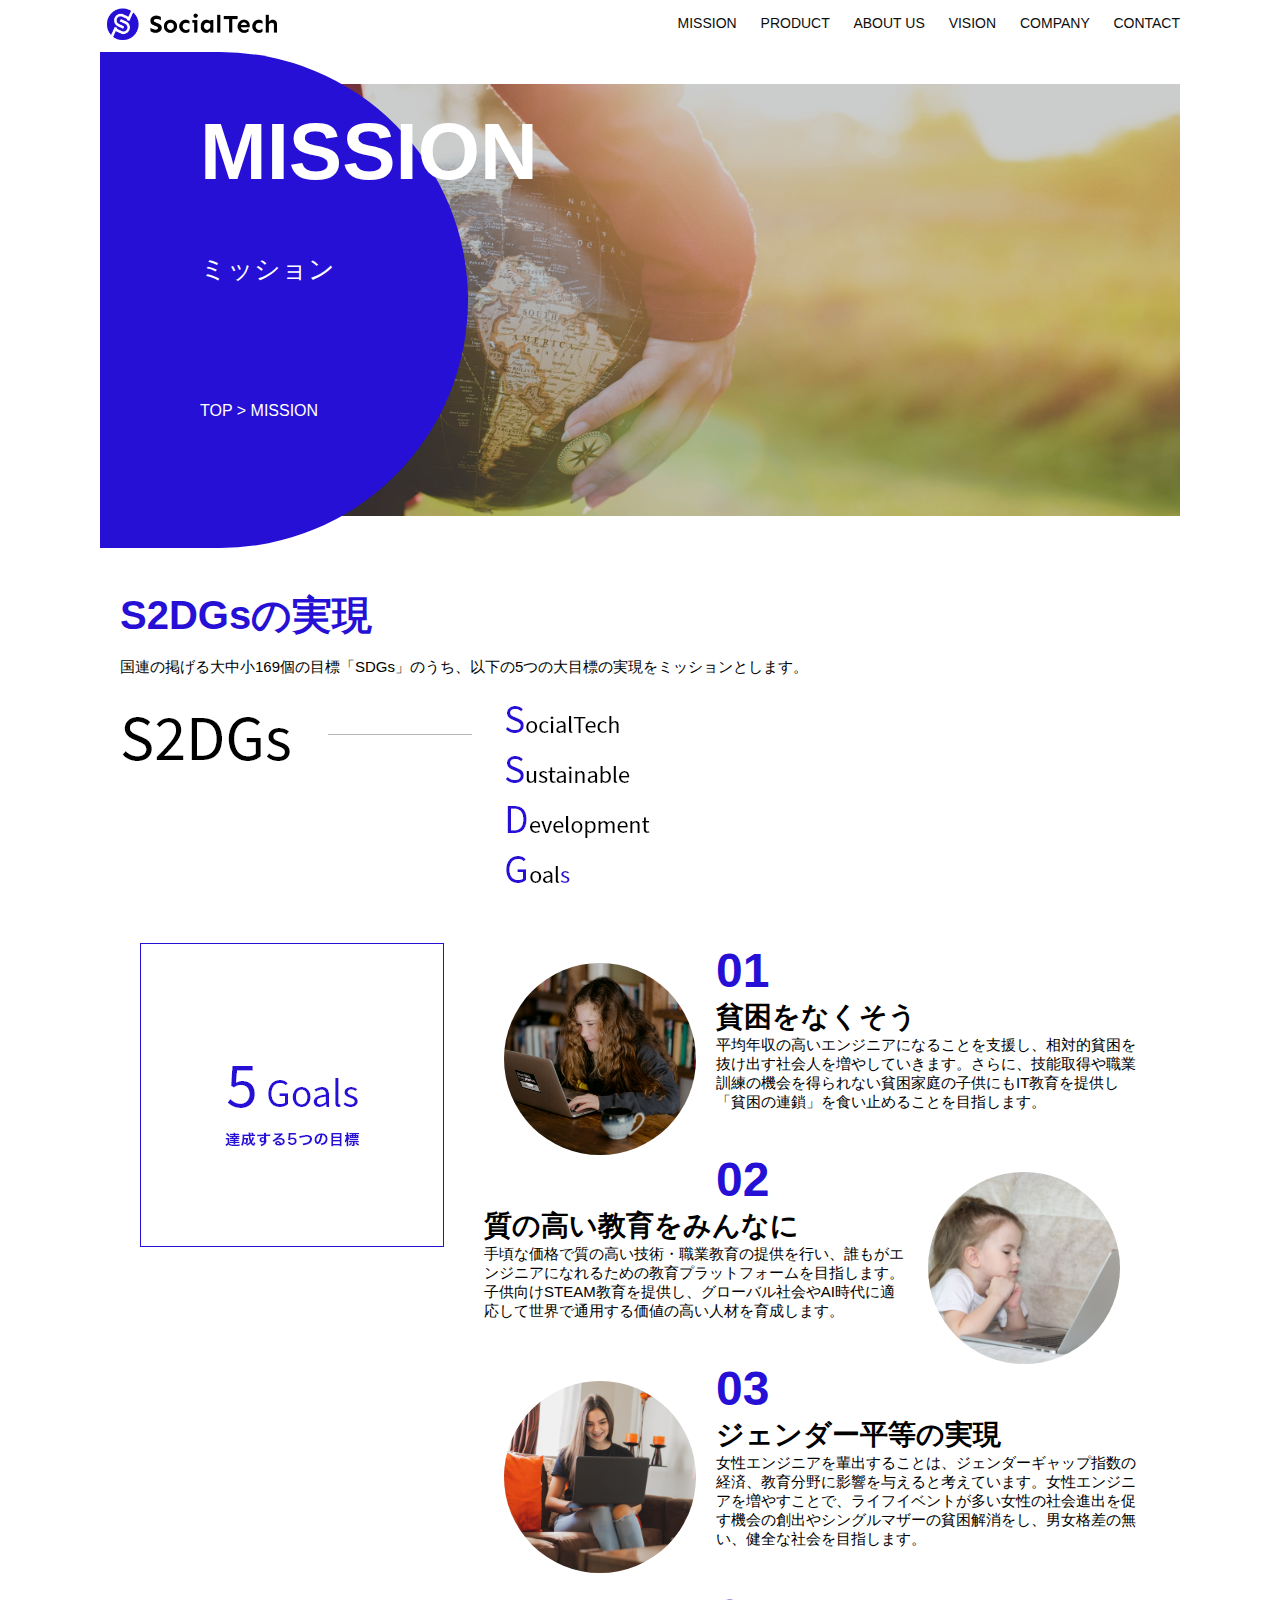
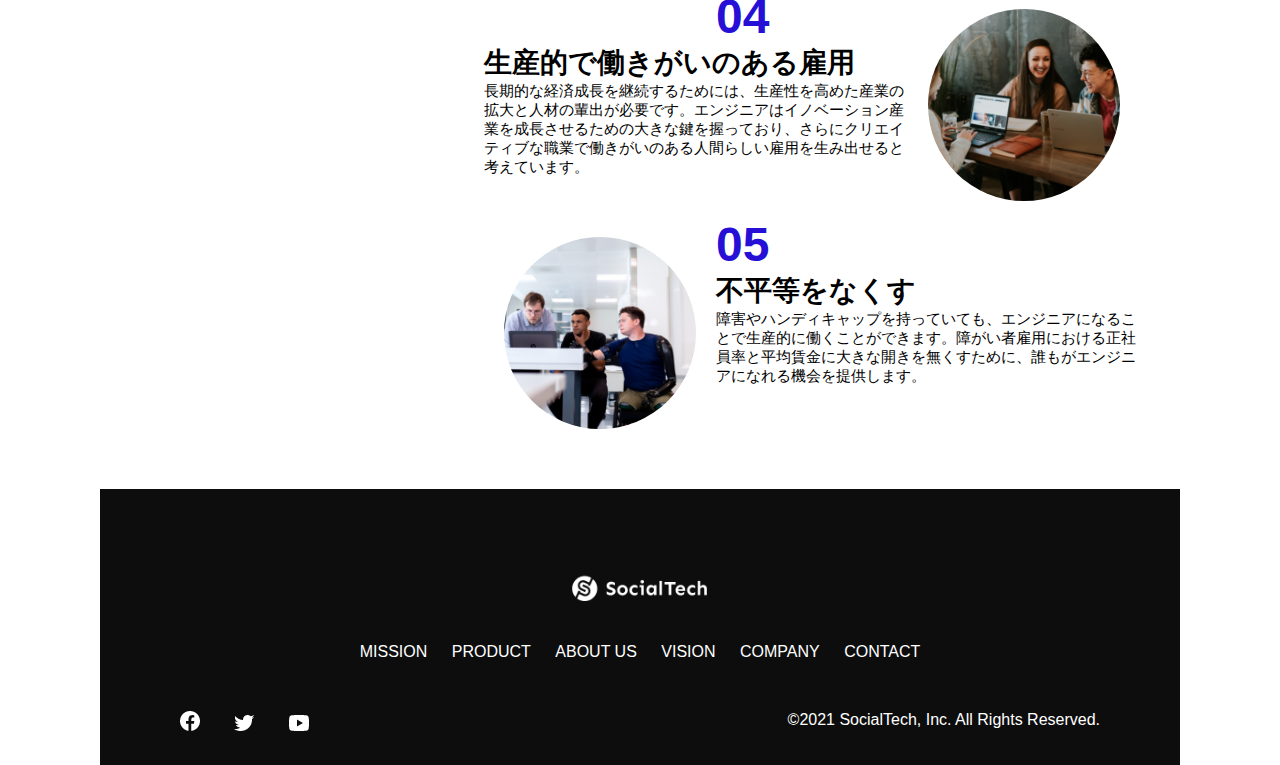
<file: kadai_tutorial_output/mission.html>
<!DOCTYPE html>
<html>

<head>
    <title>SocialTech - MISSON ミッション -</title>
    <meta charset="utf-8">
    <meta name="description" content="SocialTechが目指す5つの目標（S2DGs）を紹介します">
    <meta name="viewport" content="width=device-width, initial-scale=1.0">
    <link rel="stylesheet" href="style.css">
</head>

<body>
    <!-- ヘッダー -->
<header>
    <!-- ロゴ -->
    <a href="index.html" id="logo"><img src="images/logo.png" alt="トップページに戻る"></a>

    <!-- PC用ナビゲーション -->
    <nav id="nav-pc">
        <a href="mission.html">MISSION</a>
        <a href="product.html">PRODUCT</a>
        <a href="index.html#aboutus">ABOUT US</a>
        <a href="index.html#vision">VISION</a>
        <a href="index.html#company">COMPANY</a>
        <a href="index.html#contact">CONTACT</a>
    </nav>

    <!-- スマホ用メニューボタン -->
    <img id="menu-sp" src="images/button-menu.png" alt="ナビゲーションを開く"
        onclick="document.getElementById('nav-sp').style.display = 'block'">

    <!-- スマホ用ナビゲーション -->
    <nav id="nav-sp">
        <img id="close" src="images/button-close.png" alt="ナビゲーションを閉じる"
            onclick="document.getElementById('nav-sp').style.display = 'none'">
        <a id="logo-sp" href="index.html" onclick="document.getElementById('nav-sp').style.display = 'none'"><img
                src="images/logo-sp.png" alt="トップページに戻る"></a>
        <a class="menu" href="mission.html"
            onclick="document.getElementById('nav-sp').style.display = 'none'">MISSION</a>
        <a class="menu" href="product.html"
            onclick="document.getElementById('nav-sp').style.display = 'none'">PRODUCT</a>
        <a class="menu" href="index.html#aboutus"
            onclick="document.getElementById('nav-sp').style.display = 'none'">ABOUT US</a>
        <a class="menu" href="index.html#vision"
            onclick="document.getElementById('nav-sp').style.display = 'none'">VISION</a>
        <a class="menu" href="index.html#company"
            onclick="document.getElementById('nav-sp').style.display = 'none'">COMPANY</a>
        <a class="menu" href="index.html#contact"
            onclick="document.getElementById('nav-sp').style.display = 'none'">CONTACT</a>
        <div id="sns">
            <a href="https://www.facebook.com/sejuku2013"><img src="images/button-facebook.png"
                    alt="Facebookのリンク"></a>
            <a href="https://twitter.com/samuraijuku"><img src="images/button-twitter.png" alt="Twitterのリンク"></a>
            <a href="https://www.youtube.com/channel/UCCFOQO5aDK0xXam4cUQXT8g"><img src="images/button-youtube.png"
                    alt="YouTubeのリンク"></a>
        </div>
    </nav>
</header>
<main>
    <article>
        <section id="mission-main">
            <div id="mission-title">
                <h1>MISSION</h1>
                <span>ミッション</span>
                <div>TOP > MISSION</div>
            </div>
        </section>
        <section id="mission-s2dgs">
            <h2 class="mission-h2">S2DGsの実現</h2>
            <p>国連の掲げる大中小169個の目標「SDGs」のうち、以下の5つの大目標の実現をミッションとします。</p>
            <img src="images/mission/mission-s2dgs.png" alt="S2DGs">
        </section>
        <section id="mission-5goals">
            <div>
                <img id="s2dgs-image" src="images/mission/mission-5goals.png" alt="5Goals">
            </div>
            <div>
                <div>
                    <img class="fivegoals-image-left" src="images/mission/mission-5goals01.png" alt="PCを操作する女の子">
                    <span class="fivegoals-number">01</span>
                    <h3 class="fivegoals-h3">貧困をなくそう</h3>
                    <p class="fivegoals-p">
                        平均年収の高いエンジニアになることを支援し、相対的貧困を抜け出す社会人を増やしていきます。さらに、技能取得や職業訓練の機会を得られない貧困家庭の子供にもIT教育を提供し「貧困の連鎖」を食い止めることを目指します。
                    </p>
                </div>
                <div>
                    <img class="fivegoals-image-right" src="images/mission/mission-5goals02.png"
                        alt="PCを見つめる小さい女の子">
                    <span class="fivegoals-number">02</span>
                    <h3 class="fivegoals-h3">質の高い教育をみんなに</h3>
                    <p class="fivegoals-p">
                        手頃な価格で質の高い技術・職業教育の提供を行い、誰もがエンジニアになれるための教育プラットフォームを目指します。子供向けSTEAM教育を提供し、グローバル社会やAI時代に適応して世界で通用する価値の高い人材を育成します。
                    </p>
                </div>
                <div>
                    <img class="fivegoals-image-left" src="images/mission/mission-5goals03.png" alt="PCを操作する女性">

                    <span class="fivegoals-number">03</span>
                    <h3 class="fivegoals-h3">ジェンダー平等の実現</h3>
                    <p class="fivegoals-p">
                        女性エンジニアを輩出することは、ジェンダーギャップ指数の経済、教育分野に影響を与えると考えています。女性エンジニアを増やすことで、ライフイベントが多い女性の社会進出を促す機会の創出やシングルマザーの貧困解消をし、男女格差の無い、健全な社会を目指します。
                    </p>
                </div>
                <div>
                    <img class="fivegoals-image-right" src="images/mission/mission-5goals04.png" alt="笑顔で話し合う3人の男女">
                    <span class="fivegoals-number">04</span>
                    <h3 class="fivegoals-h3">生産的で働きがいのある雇用</h3>
                    <p class="fivegoals-p">
                        長期的な経済成長を継続するためには、生産性を高めた産業の拡大と人材の輩出が必要です。エンジニアはイノベーション産業を成長させるための大きな鍵を握っており、さらにクリエイティブな職業で働きがいのある人間らしい雇用を生み出せると考えています。
                    </p>
                </div>
                <div>
                    <img class="fivegoals-image-left" src="images/mission/mission-5goals05.png"
                        alt="障害を持つ男性が生き生きと働く様子">
                    <span class="fivegoals-number">05</span>
                    <h3 class="fivegoals-h3">不平等をなくす</h3>
                    <p class="fivegoals-p">
                        障害やハンディキャップを持っていても、エンジニアになることで生産的に働くことができます。障がい者雇用における正社員率と平均賃金に大きな開きを無くすために、誰もがエンジニアになれる機会を提供します。
                    </p>
                </div>
            </div>
        </section>
    </article>
    <footer>
        <div id="footer-logo">
            <img src="images/logo-sp.png" alt="SocialTech">
        </div>
        <div id="footer-link">
            <a href="mission.html">MISSION</a>
            <a href="product.html">PRODUCT</a>
            <a href="index.html#aboutus">ABOUT US</a>
            <a href="index.html#vision">VISION</a>
            <a href="index.html#company">COMPANY</a>
            <a href="index.html#contact">CONTACT</a>
        </div>
        <div id="sns-footer">
            <a href="https://www.facebook.com/sejuku2013"><img src="images/button-facebook.png"
                    alt="Facebookのリンク"></a>
            <a href="https://twitter.com/samuraijuku"><img src="images/button-twitter.png" alt="Twitterのリンク"></a>
            <a href="https://www.youtube.com/channel/UCCFOQO5aDK0xXam4cUQXT8g"><img src="images/button-youtube.png"
                    alt="YouTubeのリンク"></a>
            <span id="copyright">&copy;2021 SocialTech, Inc. All Rights Reserved. </span>
        </div>
    </footer>
</main>
</body>

</html>
</file>
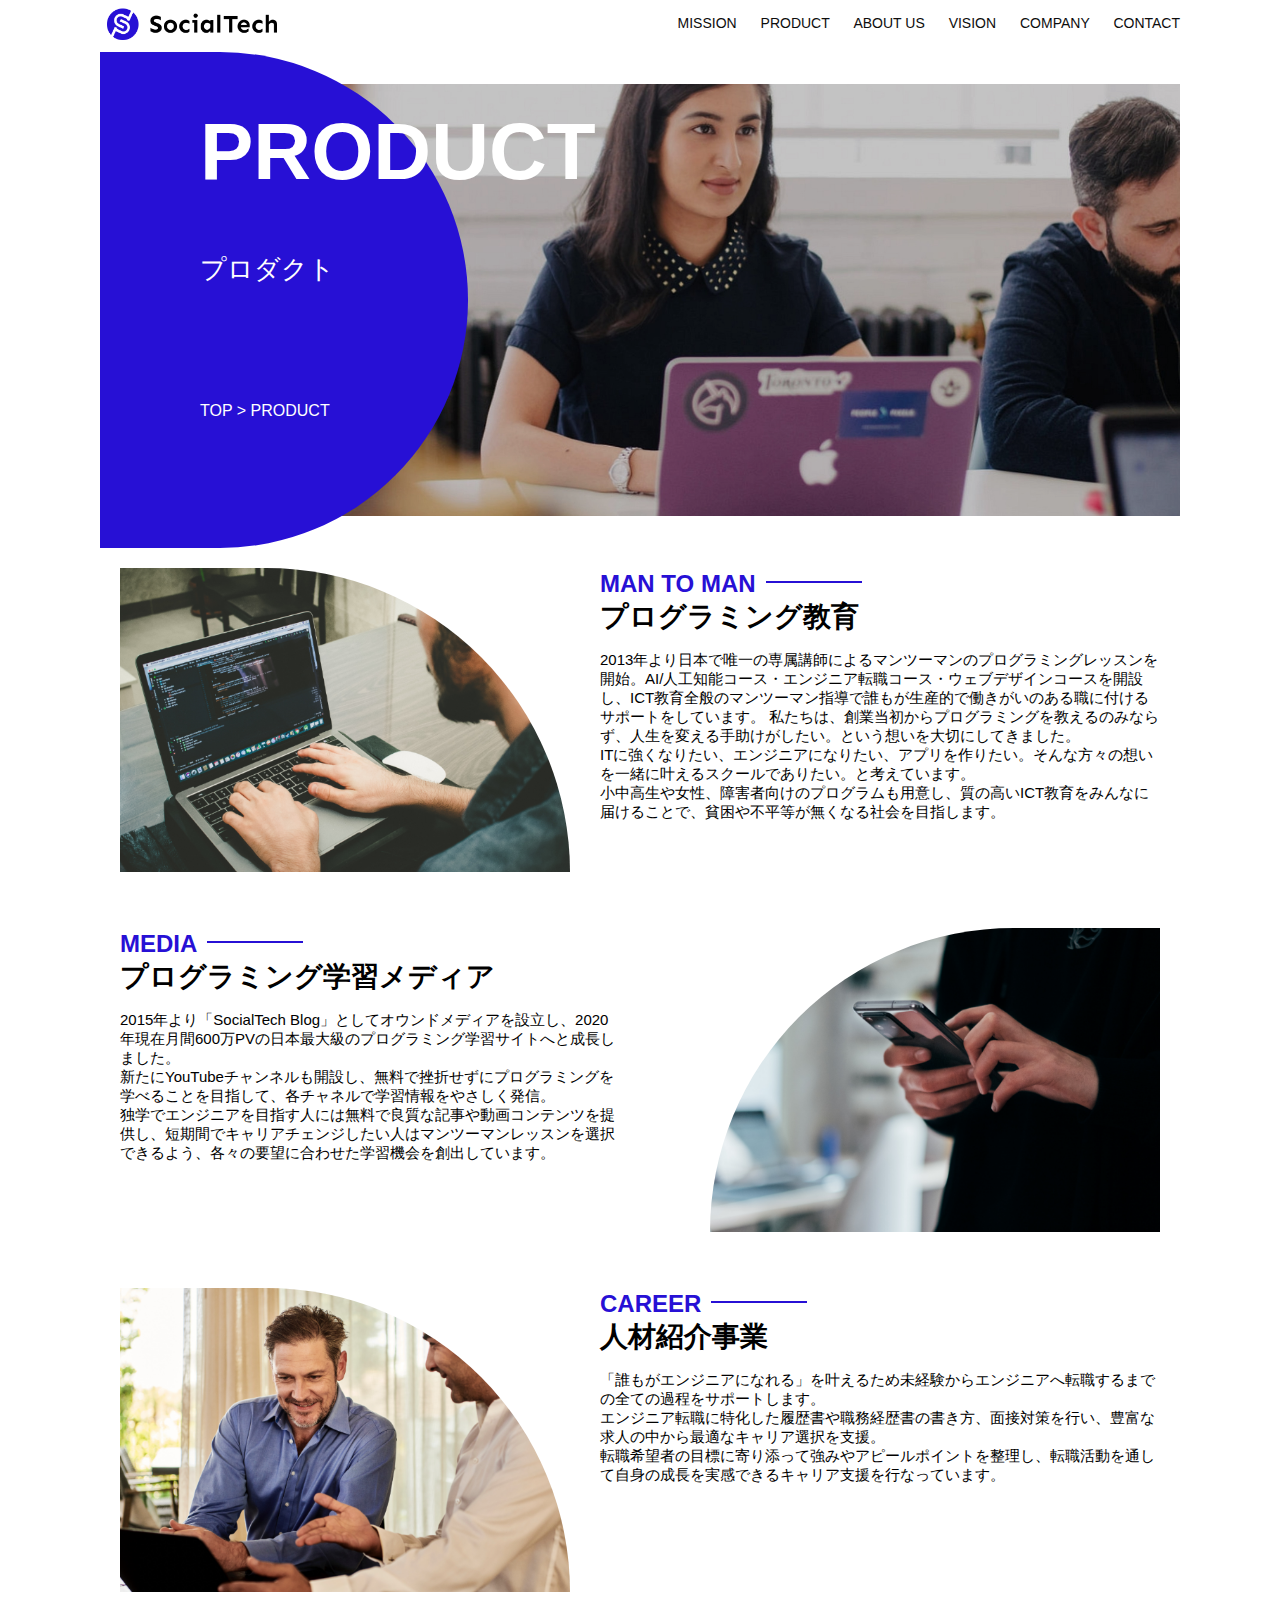
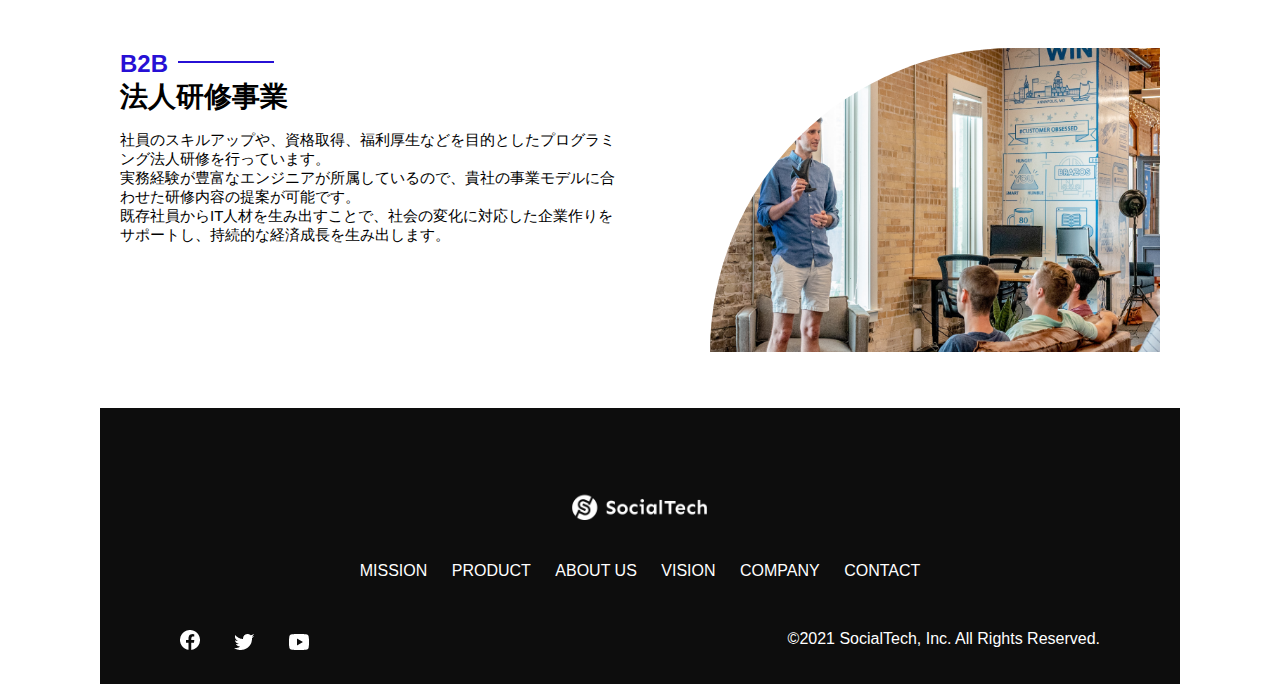
<file: kadai_tutorial_output/product.html>
<!DOCTYPE html>
<html>

<head>
    <title>SocialTech -PRODUCT プロダクト- </title>
    <meta charset="utf-8">
    <meta name="description" content="SocialTechの4つのプロダクトを紹介します">
    <meta name="viewport" content="width=device-width, initial-scale=1.0">
    <link rel="stylesheet" href="style.css">
</head>

<body>
    <!-- ヘッダー -->
    <header>
        <!-- ロゴ -->
        <a href="index.html" id="logo"><img src="images/logo.png" alt="トップページに戻る"></a>

        <!-- PC用ナビゲーション -->
        <nav id="nav-pc">
            <a href="mission.html">MISSION</a>
            <a href="product.html">PRODUCT</a>
            <a href="index.html#aboutus">ABOUT US</a>
            <a href="index.html#vision">VISION</a>
            <a href="index.html#company">COMPANY</a>
            <a href="index.html#contact">CONTACT</a>
        </nav>

        <!-- スマホ用メニューボタン -->
        <img id="menu-sp" src="images/button-menu.png" alt="ナビゲーションを開く"
            onclick="document.getElementById('nav-sp').style.display = 'block'">

        <!-- スマホ用ナビゲーション -->
        <nav id="nav-sp">
            <img id="close" src="images/button-close.png" alt="ナビゲーションを閉じる"
                onclick="document.getElementById('nav-sp').style.display = 'none'">
            <a id="logo-sp" href="index.html" onclick="document.getElementById('nav-sp').style.display = 'none'"><img
                    src="images/logo-sp.png" alt="トップページに戻る"></a>
            <a class="menu" href="mission.html"
                onclick="document.getElementById('nav-sp').style.display = 'none'">MISSION</a>
            <a class="menu" href="product.html"
                onclick="document.getElementById('nav-sp').style.display = 'none'">PRODUCT</a>
            <a class="menu" href="index.html#aboutus"
                onclick="document.getElementById('nav-sp').style.display = 'none'">ABOUT US</a>
            <a class="menu" href="index.html#vision"
                onclick="document.getElementById('nav-sp').style.display = 'none'">VISION</a>
            <a class="menu" href="index.html#company"
                onclick="document.getElementById('nav-sp').style.display = 'none'">COMPANY</a>
            <a class="menu" href="index.html#contact"
                onclick="document.getElementById('nav-sp').style.display = 'none'">CONTACT</a>
            <div id="sns">
                <a href="https://www.facebook.com/sejuku2013"><img src="images/button-facebook.png"
                        alt="Facebookのリンク"></a>
                <a href="https://twitter.com/samuraijuku"><img src="images/button-twitter.png" alt="Twitterのリンク"></a>
                <a href="https://www.youtube.com/channel/UCCFOQO5aDK0xXam4cUQXT8g"><img src="images/button-youtube.png"
                        alt="YouTubeのリンク"></a>
            </div>
        </nav>
    </header>
    <main>
        <article>
            <section id="product-main">
                <div id="product-title">
                    <h1>PRODUCT</h1>
                    <span>プロダクト</span>
                    <div>TOP > PRODUCT</div>
                </div>
            </section>
            <section class="product-section1">
                <img src="images/product/product-mantoman.png" alt="PCでコードを書く男性">
                <div>
                    <h2 class="product-h2">MAN TO MAN</h2>
                    <h3 class="product-h3">プログラミング教育</h3>
                    <p>2013年より日本で唯一の専属講師によるマンツーマンのプログラミングレッスンを開始。AI/人工知能コース・エンジニア転職コース・ウェブデザインコースを開設し、ICT教育全般のマンツーマン指導で誰もが生産的で働きがいのある職に付けるサポートをしています。
                        私たちは、創業当初からプログラミングを教えるのみならず、人生を変える手助けがしたい。という想いを大切にしてきました。<br>ITに強くなりたい、エンジニアになりたい、アプリを作りたい。そんな方々の想いを一緒に叶えるスクールでありたい。と考えています。<br>小中高生や女性、障害者向けのプログラムも用意し、質の高いICT教育をみんなに届けることで、貧困や不平等が無くなる社会を目指します。
                    </p>
                </div>
            </section>
            <section class="product-section2">
                <div>
                    <h2 class="product-h2">MEDIA</h2>
                    <h3 class="product-h3">プログラミング学習メディア</h3>
                    <p>2015年より「SocialTech
                        Blog」としてオウンドメディアを設立し、2020年現在月間600万PVの日本最大級のプログラミング学習サイトへと成長しました。<br>新たにYouTubeチャンネルも開設し、無料で挫折せずにプログラミングを学べることを目指して、各チャネルで学習情報をやさしく発信。<br>独学でエンジニアを目指す人には無料で良質な記事や動画コンテンツを提供し、短期間でキャリアチェンジしたい人はマンツーマンレッスンを選択できるよう、各々の要望に合わせた学習機会を創出しています。
                    </p>
                </div>
                <img src="images/product/product-media.png" alt="スマートフォンを操作する人">
            </section>
            <section class="product-section1">
                <img src="images/product/product-career.png" alt="笑顔で話し合う2人の男性">
                <div>
                    <h2 class="product-h2">CAREER</h2>
                    <h3 class="product-h3">人材紹介事業</h3>
                    <p>「誰もがエンジニアになれる」を叶えるため未経験からエンジニアへ転職するまでの全ての過程をサポートします。<br>エンジニア転職に特化した履歴書や職務経歴書の書き方、面接対策を行い、豊富な求人の中から最適なキャリア選択を支援。<br>転職希望者の目標に寄り添って強みやアピールポイントを整理し、転職活動を通して自身の成長を実感できるキャリア支援を行なっています。<br>
                    </p>
                </div>
            </section>
            <section class="product-section2">
                <div>
                    <h2 class="product-h2">B2B</h2>
                    <h3 class="product-h3">法人研修事業</h3>
                    <p>社員のスキルアップや、資格取得、福利厚生などを目的としたプログラミング法人研修を行っています。<br>実務経験が豊富なエンジニアが所属しているので、貴社の事業モデルに合わせた研修内容の提案が可能です。<br>既存社員からIT人材を生み出すことで、社会の変化に対応した企業作りをサポートし、持続的な経済成長を生み出します。
                    </p>
                </div>
                <img src="images/product/product-b2b.png" alt="講演中の男性とそれを聴く人々">
            </section>
        </article>
        <footer>
            <div id="footer-logo">
                <img src="images/logo-sp.png" alt="SocialTech">
            </div>
            <div id="footer-link">
                <a href="mission.html">MISSION</a>
                <a href="product.html">PRODUCT</a>
                <a href="index.html#aboutus">ABOUT US</a>
                <a href="index.html#vision">VISION</a>
                <a href="index.html#company">COMPANY</a>
                <a href="index.html#contact">CONTACT</a>
            </div>
            <div id="sns-footer">
                <a href="https://www.facebook.com/sejuku2013"><img src="images/button-facebook.png"
                        alt="Facebookのリンク"></a>
                <a href="https://twitter.com/samuraijuku"><img src="images/button-twitter.png" alt="Twitterのリンク"></a>
                <a href="https://www.youtube.com/channel/UCCFOQO5aDK0xXam4cUQXT8g"><img src="images/button-youtube.png"
                        alt="YouTubeのリンク"></a>
                <span id="copyright">&copy;2021 SocialTech, Inc. All Rights Reserved. </span>
            </div>
        </footer>
    </main>
</body>

</html>
</file>
<file: kadai_tutorial_output/style.css>
/* PC、スマホ共通スタイル */
body {
    font-family: "Source Sans Pro", "Hiragino Kaku Gothic ProN", Meiryo, Arial,
        sans-serif;
}

p {
    font-size: 15px;
}

.arrow-right {
    color: #2710d5;
}

#submit {
    margin-top: 50px;
}

/*================
 PC用のスタイル
=================*/
@media screen and (min-width: 768px) {
    /* PC用カーセル設定 */
    .casual{
        width: 885px;
        margin-left: 20px;
    }

    .carouselImg{
        width: 885px;
    }


    /* 横幅設定 */
    body {
        max-width: 1080px;
        min-width: 900px;
        margin: 0 auto 0 auto;
    }

    /* ヘッダー */
    header {
        display: flex;
        justify-content: space-between;
    }

    /* ナビゲーションのレイアウト */
    #nav-pc {
        font-size: 14px;
        padding-top: 15px;
    }

    /* ナビゲーションのリンクの装飾設定 */
    #nav-pc > a {
        text-decoration: none;
        margin-left: 20px;
    }
    #nav-pc > a:link {
        color: #0d0d0d;
    }
    #nav-pc > a:visited {
        color: #0d0d0d;
    }
    #nav-pc > a:hover {
        color: #0d0d0d;
        text-decoration: underline;
    }
    #nav-pc > a:active {
        color: #0d0d0d;
    }

    /* スマホ用ナビを非表示 */
    #nav-sp,
    #menu-sp {
        display: none;
    }

    /* メインビジュアル*/
    #main-visual {
        position: relative;
        height: 400px;
    }
    #main-message {
        position: absolute;
        top: 0;
        left: 0;
        background-color: #2710d5;
        color: #ffffff;
        border-radius: 0 0 476px 0;
        max-width: 620px;
        height: 100%;
        width: 100%;
        z-index: 11;
    }
    #main-message > h1 {
        font-size: 60px;
        font-weight: bold;
        margin: 100px 0 0 50px;
    }

    #main-message > p {
        font-size: 28px;
        margin: 0 0 0 50px;
    }
    #main-visual > img {
        max-width: 620px;
        border-radius: 476px 0 0 0;
        position: absolute;
        top: 0;
        right: 0;
        z-index: 10;
    }

    /*見出し*/
    h2 {
        margin: 40px 0 0 0;
    }

    h2::after {
        content: url("images/line.png");
        margin-left: 10px;
    }

    h3 {
        font-size: 27px;
    }

    /* ミッション */
    #mission {
        margin: 80px auto 80px auto;
        width: 100%;
    }

    #mission-flex {
        width: 100%;
        display: flex;
    }

    #mission-flex > div {
        width: 50%;
        margin: 20px;
    }

    #mission-photo {
        width: 100%;
    }

    #s2dgs {
        margin-top: 50px;
        width: 100%;
    }

    /* プロダクト */
    #product {
        background-color: #fafafa;
        margin: 80px 0 80px 0;
        padding: 10px 40px 0px 40px;
    }

    /* 外枠 */
    #product > div {
        margin-top: 40px;
        display: flex;
    }

    /* 左のカラム */
    #product-left {
        width: 50%;
        margin-right: 20px;
    }

    /* 右のカラム */
    #product-right {
        width: 50%;
        margin-left: 20px;
        margin-top: 80px;
    }

    /* 写真＋説明の枠 */
    #product-left > div {
        position: relative;
        height: 480px;
        margin-right: 20px;
    }
    #product-right > div {
        position: relative;
        height: 480px;
        margin-left: 20px;
    }

    /* 写真*/
    .product-photo {
        width: 100%;
    }

    /* 説明文の枠 */
    .product-explain {
        background-color: #ffffff;
        position: absolute;
        left: 0;
        top: 280px;
        margin: 0 40px 0 40px;
        padding: 20px;
        box-shadow: 5px 5px 10px rgba(0, 0, 0, 0.05);
    }

    /* 説明文の英語 */
    .product-explain > span {
        color: #2710d5;
        font-weight: bold;
        font-size: 16px;
        margin: 0px;
    }

    /* 説明文の見出し */
    .product-explain > h3 {
        font-size: 20px;
        margin: 5px 0 5px 0;
    }

    /* 説明文 */
    .product-explain > p {
        font-size: 14px;
        margin: 0;
    }

    /* もっと見るボタン */
    #product-more {
        margin: 0 auto -42px auto;
    }

    /* ABOUT US */
    #aboutus {
        margin: 80px auto 80px auto;
    }

    /* ３つの組織文化と写真を入れる枠 */
    #aboutus > div {
        display: flex;
    }

    /* 写真 */
    .culture-img {
        width: 100%;
        align-self: flex-start;
    }

    .culture-img2 {
        margin-top: 50px;
        width: 100%;
    }

    /* 3つの組織文化の表 */
    .culture-table {
        margin-right: 50px;
    }

    /* 番号 */
    .culture-num {
        font-size: 80px;
        color: #2710d5;
        margin: 0 20px 0 0;
    }

    /* 組織文化英語 */
    .culture-en {
        color: #2710d5;
        font-weight: bold;
        font-size: 24px;
        display: block;
    }

    /* 組織文化日本語 */
    .culture-jp {
        font-size: 28px;
        font-weight: bold;
    }

    /* 説明文 */
    .culture-description {
        margin: 0;
    }

    /* ビジョン */
    #vision {
        margin: 80px auto 80px auto;
    }

    /* セクション内の外枠*/
    #vision > div {
        width: 100%;
        display: flex;
        justify-content: space-between;
        flex-wrap: wrap;
    }

    /*7つの行動指針の枠*/
    .vision-box {
        width: 300px;
        height: 300px;
        margin-bottom: 30px;
        position: relative;
    }

    .vision-box > img {
        width: 100%;
        height: auto;
        position: absolute;
        top: 0;
        left: 0;
        z-index: 30;
    }

    .vision-box > span {
        position: absolute;
        top: 0;
        left: 0;
        z-index: 31;
        margin-right: 20px;
    }

    .vision-box > span > h4 {
        color: #2710d5;
        font-size: 19px;
        margin: 80px 0 0 0;
    }

    .vision-box > span > h4::first-letter {
        font-size: 40px;
    }

    .vision-box > span > h5 {
        font-size: 20px;
        margin: 0 0 0 0;
    }

    .vision-box > span > p {
        margin: 10px 0 0 0;
    }

    /*会社概要*/
    #company {
        margin: 80px auto 80px auto;
    }

    #company-table {
        width: 100%;
    }

    .tableheader {
        text-align: left;
        padding: 20px;
        border-bottom-color: #2710d5;
        border-bottom-width: 1px;
        border-bottom-style: solid;
        width: 100px;
    }

    .tableheader-first {
        text-align: left;
        padding: 20px;
        border-bottom-color: #2710d5;
        border-bottom-width: 1px;
        border-bottom-style: solid;
        border-top-color: #2710d5;
        border-top-width: 1px;
        border-top-style: solid;
        width: 100px;
    }

    .cell {
        padding: 30px;
        border-bottom-color: #ececec;
        border-bottom-width: 1px;
        border-bottom-style: solid;
    }
    .cell-first {
        padding: 30px;
        border-bottom-color: #ececec;
        border-bottom-width: 1px;
        border-bottom-style: solid;
        border-top-color: #ececec;
        border-top-width: 1px;
        border-top-style: solid;
    }

    #company > iframe {
        width: 100%;
        height: 368px;
        margin-top: 40px;
    }

    /* お問い合わせ */
    #contact {
        margin: 80px auto 80px auto;
    }

    /* 外枠 */
    #contact > form > div {
        display: flex;
        flex-direction: row;
        flex-wrap: wrap;
        padding-bottom: 30px;
    }

    /* 左列　見出し */
    .contact-heading {
        width: 240px;
        align-self: center;
    }
    /* 見出しのラベル */
    .contact-label {
        font-weight: bold;
    }
    /* 必須 */
    .contact-span {
        color: #ce2222;
        margin: 0 0 0 20px;
        font-weight: bold;
    }
    /* テキストボックス */
    .contact-textbox {
        border-top: 0px;
        border-left: 0px;
        border-right: 0px;
        border-bottom-width: 1px;
        border-bottom-color: #707070;
        border-style: solid;
        background-color: #fafafa;
        height: 56px;
        width: 400px;
    }

    /* お問い合わせ内容のテキストエリア */
    .contact-textarea {
        border-top: 0px;
        border-left: 0px;
        border-right: 0px;
        border-bottom-width: 1px;
        border-bottom-color: #707070;
        background-color: #fafafa;
        width: 400px;
        height: 200px;
    }

    /* 個人情報の取り扱い */
    details {
        width: 700px;
    }
    details > div {
        background-color: #fafafa;
        padding: 20px;
    }

    details > div > span {
        font-weight: bold;
    }

    /* フッター */
    footer {
        background-color: #0d0d0d;
        text-align: center;
        padding: 80px 80px 30px 80px;
    }

    #footer-logo {
        margin-bottom: 30px;
    }

    #footer-link {
        margin-bottom: 50px;
    }
    #footer-link > a {
        text-decoration: none;
        margin: 10px;
    }
    #footer-link > a:link {
        color: #ffffff;
    }
    #footer-link > a:visited {
        color: #ffffff;
    }
    #footer-link > a:hover {
        color: #ffffff;
        text-decoration: underline;
    }
    #footer-link > a:active {
        color: #ffffff;
    }

    #sns-footer {
        text-align: left;
        width: 100%;
    }
    #sns-footer > a {
        margin-right: 30px;
    }

    #copyright {
        color: #ffffff;
        float: right;
    }

    /* mission.html用スタイル */
    /* ミッションのメインビジュアル */
    #mission-main {
        height: 496px;
        width: 100%;
        background-image: url("images/mission/mission-main.png");
        background-repeat: no-repeat;
        background-position-y: center;
    }

    #mission-title {
        background-color: #2710d5;
        width: 368px;
        color: #ffffff;
        height: 496px;
        border-radius: 0 248px 248px 0;
        position: relative;
    }
    #mission-title > h1 {
        position: absolute;
        top: 0;
        left: 100px;
        font-size: 80px;
    }

    #mission-title > span {
        position: absolute;
        top: 200px;
        left: 100px;
        font-size: 26px;
    }

    #mission-title > div {
        position: absolute;
        top: 350px;
        left: 100px;
        font-size: 16px;
    }

    #mission-s2dgs {
        width: 100%;
        margin: 20px;
    }

    .mission-h2 {
        color: #2710d5;
        font-size: 40px;
    }

    .mission-h2::after {
        content: none;
    }

    #mission-5goals {
        margin: 20px;
        display: flex;
    }
    #mission-5goals > div {
        flex-grow: 1;
        padding: 20px;
    }

    #mission-5goals > div > div {
        margin-bottom: 40px;
    }

    .fivegoals-image-right {
        float: right;
        margin: 20px;
    }

    .fivegoals-image-left {
        float: left;
        margin: 20px;
    }

    .fivegoals-number {
        color: #2710d5;
        font-size: 48px;
        font-weight: bold;
        margin: 0;
    }

    .fivegoals-h3 {
        font-size: 28px;
        margin: 0;
    }
    .fivegoals-p {
        margin: 0;
    }

    /* プロダクトページ */
    #product-main {
        height: 496px;
        width: 100%;
        background-image: url("images/product/product-main.png");
        background-repeat: no-repeat;
        background-position-y: center;
    }

    #product-title {
        background-color: #2710d5;
        width: 368px;
        color: #ffffff;
        height: 496px;
        border-radius: 0 248px 248px 0;
        position: relative;
    }
    #product-title > h1 {
        position: absolute;
        top: 0;
        left: 100px;
        font-size: 80px;
    }

    #product-title > span {
        position: absolute;
        top: 200px;
        left: 100px;
        font-size: 26px;
    }

    #product-title > div {
        position: absolute;
        top: 350px;
        left: 100px;
        font-size: 16px;
    }

    /* セクション1 */
    .product-section1 {
        position: relative;
        margin: 20px;
        height: 340px;
    }

    .product-section1 > img {
        position: absolute;
        top: 0;
        left: 0;
        width: 450px;
        margin: 0 40px 30px 0;
        border-radius: 0 432px 0 0;
    }

    .product-section1 > div {
        position: absolute;
        top: 0;
        left: 480px;
    }

    /*セクション２*/

    .product-section2 {
        position: relative;
        margin: 20px;
        height: 340px;
    }

    .product-section2 > img {
        position: absolute;
        top: 0;
        right: 0;
        width: 450px;
        margin: 0 0 30px 40px;
        border-radius: 432px 0 0 0;
    }

    .product-section2 > div {
        width: 500px;
        position: absolute;
        top: 0;
        left: 0;
    }

    .product-h2 {
        color: #2710d5;
        font-size: 24px;
        margin: 0;
    }

    .product-h3 {
        font-size: 28px;
        margin: 0;
    }
}

/*====================
 スマートフォン用のスタイル
=====================*/
@media screen and (max-width: 767px) {
    /* スマートフォン用カーセル */
    .carousel{
      width: 375px;
      margin: 0 auto 0 auto;
    }

    .carouselImg{
      width: 375px;
    }

    body {
        min-width: 375px;
        margin: 0;
    }

    /* PC用ナビゲーション非表示 */
    #nav-pc {
        display: none;
    }

    /* ハンバーガーメニュー */
    #menu-sp {
        position: absolute;
        top: 0px;
        right: 0px;
    }

    /* スマホ用ナビゲーションの表示切替*/
    /* 初期状態、レイアウトと非表示設定 */
    #nav-sp {
        background-color: #2710d5;
        position: absolute;
        left: 0;
        top: 0;
        height: 100%;
        width: 100%;
        display: none;
        z-index: 100;
    }

    /* ×ボタン */
    #close {
        position: absolute;
        top: 20px;
        right: 20px;
    }

    /* ナビゲーションメニュー用ロゴ */
    #logo-sp {
        margin: 80px 0 30px 20px;
    }

    /* ナビゲーションのリンクの装飾設定 */
    #nav-sp > a {
        display: block;
    }

    #nav-sp > a:link {
        color: #ffffff;
    }
    #nav-sp > a:visited {
        color: #ffffff;
    }
    #nav-sp > a:hover {
        color: #ffffff;
        text-decoration: underline;
    }
    #nav-sp > a:active {
        color: #ffffff;
    }

    #nav-sp > .menu {
        text-decoration: none;
        display: block;
        margin: 0 20px 0 20px;
        height: 44px;
        font-size: 16px;
        background-image: url("images/arrow.png");
        background-repeat: no-repeat;
        background-position: right top;
    }

    #sns {
        position: absolute;
        bottom: 20px;
        left: 20px;
    }
    #sns > a {
        margin-right: 30px;
    }

    /* メインビジュアル */
    #main-visual {
        position: relative;
        height: 470px;
        width: 100%;
        overflow: hidden;
    }
    #main-visual > div {
        position: absolute;
        top: 0;
        left: 0;
        background-color: #2710d5;
        color: white;
        border-radius: 0 0 476px 0;
        text-align: center;
        height: 280px;
        width: 100%;
        z-index: 11;
    }
    #main-visual > div > h1 {
        font-size: 28px;
        margin: 90px 0 0 0;
    }

    #main-visual > div > p {
        margin: 0;
    }

    #main-visual > img {
        width: 100%;
        border-radius: 476px 0 0 0;

        z-index: 10;
        position: absolute;
        bottom: 0;
        right: 0;
    }

    /*見出し*/
    h2::after {
        content: url("images/line.png");
        margin-left: 10px;
    }

    h3 {
        font-size: 24px;
        margin: 10px 0 0 0;
    }

    /* ミッション */
    #mission {
        margin: 20px;
    }

    #mission-photo {
        width: 100%;
    }

    #s2dgs {
        width: 100%;
    }

    /* プロダクト */
    #product {
        background-color: #fafafa;
        padding-top: 10px;
    }

    #product h2 {
        margin-left: 20px;
    }
    /* 外枠 */
    /* 左右のカラム　スマホでは縦並び */
    #product-left,
    #product-right {
        margin-right: 20px;
        margin-left: 20px;
    }

    /* 写真＋説明の枠 */
    #product-left > div,
    #product-right > div {
        position: relative;
        height: 540px;
    }

    /* 説明文の枠 */
    .product-explain {
        background-color: #ffffff;
        position: absolute;
        left: 0;
        bottom: 50px;
        padding: 20px;
        box-shadow: 5px 5px 10px rgba(0, 0, 0, 0.05);
    }

    .product-explain > span {
        color: #2710d5;
        font-weight: bold;
        font-size: 16px;
        margin: 0px;
    }

    .product-explain > h3 {
        margin: 10px 0 10px 0;
    }

    /* 写真*/
    .product-photo {
        width: 100%;
    }

    #product-more > img {
        margin: 0 0 -42px 20px;
    }

    /* ABOUT US */
    #aboutus {
        margin: 80px 20px 80px 20px;
    }

    #aboutus > div {
        display: flex;
        flex-direction: column;
    }

    .culture-table {
        width: 100%;
        padding-right: 20px;
        order: 2;
    }

    .culture-img {
        width: 100%;
        order: 1;
    }

    .culture-img2 {
        width: 100%;
    }
    .culture-num {
        font-size: 80px;
        color: #2710d5;
    }

    .culture-en {
        color: #2710d5;
        font-weight: bold;
        font-size: 24px;
        display: block;
    }

    .culture-jp {
        display: block;
    }

    .culture-description {
        margin: 0;
    }

    /* ビジョン */
    #vision {
        margin: 80px 20px 80px 20px;
    }

    .vision-box {
        width: 300px;
        height: 300px;
        margin-bottom: 30px;
        position: relative;
    }

    .vision-box > img {
        width: 100%;
        height: auto;
        position: absolute;
        top: 0;
        left: 0;
        z-index: 30;
    }

    .vision-box > span {
        position: absolute;
        top: 0;
        left: 0;
        z-index: 31;
        margin-right: 20px;
    }

    .vision-box > span > h4 {
        color: #2710d5;
        font-size: 19px;
        margin: 60px 0 0 0;
    }

    .vision-box > span > h5 {
        font-size: 20px;
        margin: 0 0 0 0;
    }
    .vision-box > span > p {
        margin: 10px 0 0 0;
    }

    /*会社概要*/
    #company {
        margin: 0 20px 0 20px;
    }

    #company > h3 {
        margin-bottom: 20px;
    }

    #company-table {
        width: 100%;
    }

    .tableheader-first {
        text-align: left;
        padding: 20px;
        border-bottom-color: #2710d5;
        border-bottom-width: 1px;
        border-bottom-style: solid;
        border-top-color: #2710d5;
        border-top-width: 1px;
        border-top-style: solid;
        width: 50px;
    }
    .tableheader {
        text-align: left;
        padding: 20px;
        border-bottom-color: #2710d5;
        border-bottom-width: 1px;
        border-bottom-style: solid;
        width: 50px;
    }

    .cell-first {
        padding: 20px;
        border-bottom-color: #ececec;
        border-bottom-width: 1px;
        border-bottom-style: solid;
        border-top-color: #ececec;
        border-top-width: 1px;
        border-top-style: solid;
    }
    .cell {
        padding: 20px;
        border-bottom-color: #ececec;
        border-bottom-width: 1px;
        border-bottom-style: solid;
    }

    #company > iframe {
        width: 100%;
        height: 240px;
        margin: 40px 0 0 0;
    }

    /* お問い合わせ */
    #contact {
        margin: 80px 20px 80px 20px;
    }

    #contact > h3 {
        margin-bottom: 20px;
    }

    #contact > form > div {
        margin-bottom: 20px;
    }

    .contact-heading {
        margin-bottom: 20px;
    }

    /* ラベル */
    .contact-label {
        font-weight: bold;
    }

    /* 必須 */
    .contact-span {
        color: #ce2222;
        margin: 0 0 0 20px;
        font-weight: bold;
    }

    .contact-textbox {
        height: 56px;
        border-top: 0px;
        border-left: 0px;
        border-right: 0px;
        background-color: #fafafa;
        border-bottom-width: 1px;
        border-bottom-color: #707070;
        border-style: solid;
        min-width: 300px;
        width: 100%;
    }

    .contact-textarea {
        height: 150px;
        border-top: 0px;
        border-left: 0px;
        border-right: 0px;
        background-color: #fafafa;
        width: 100%;
    }

    .radiobutton {
        margin-bottom: 20px;
    }

    /* .radiobutton + label::after {
        content: "\A";
        white-space: pre;
    } */

    /* フッター */
    footer {
        background-color: #0d0d0d;
        padding: 30px 20px 50px 20px;
    }

    #footer-logo {
        margin-bottom: 30px;
    }

    #footer-link {
        margin-bottom: 50px;
    }
    #footer-link > a {
        text-decoration: none;
        margin: 0 20px 30px 0;
        display: block;

        background-image: url("images/arrow.png");
        background-repeat: no-repeat;
        background-position: right top;
    }
    #footer-link > a:link {
        color: #ffffff;
    }
    #footer-link > a:visited {
        color: #ffffff;
    }
    #footer-link > a:hover {
        color: #ffffff;
        text-decoration: underline;
    }
    #footer-link > a:active {
        color: #ffffff;
    }

    #sns-footer > a {
        margin-right: 30px;
    }
    #copyright {
        font-size: 12px;
        display: block;
        margin-top: 30px;
        color: #ffffff;
    }

    /* mission.html用スタイル */
    /* ミッションのメインビジュアル */
    #mission-main {
        height: 256px;
        width: 100%;
        background-image: url("images/mission/mission-main.png");
        background-repeat: no-repeat;
        background-position-y: center;
        background-size: auto 208px;
    }

    #mission-title {
        background-color: #2710d5;
        width: 136px;
        color: #ffffff;
        height: 256px;
        border-radius: 0 248px 248px 0;
        position: relative;
    }
    #mission-title > h1 {
        position: absolute;
        top: 0;
        left: 20px;
        font-size: 40px;
    }

    #mission-title > span {
        position: absolute;
        top: 110px;
        left: 20px;
        font-size: 18px;
    }

    #mission-title > div {
        position: absolute;
        top: 180px;
        left: 20px;
        font-size: 13px;
    }
    /* ミッションページ　S2DGSの設定 */
    #mission-s2dgs {
        margin: 20px;
    }

    .mission-h2 {
        color: #2710d5;
        font-size: 38px;
        margin: 0px;
    }

    .mission-h2::after {
        content: none;
    }

    #mission-s2dgs > img {
        width: 100%;
    }

    #section-s2dgs > img {
        width: 100%;
    }

    /* ミッションページ　5つのゴールの設定 */
    #mission-5goals {
        margin: 20px;
    }

    #mission-5goals > div > div {
        margin-bottom: 40px;
    }

    #s2dgs-image {
        width: 100%;
    }
    .fivegoals-image-right {
        margin: 20px auto 20px auto;
        display: block;
    }

    .fivegoals-image-left {
        margin: 20px auto 20px auto;
        display: block;
    }

    .fivegoals-number {
        color: #2710d5;
        font-size: 48px;
        margin: 0;
    }

    .fivegoals-h3 {
        font-size: 28px;
        margin: 0;
    }
    .fivegoals-p {
        margin: 0;
    }

    /* プロダクトページ */

    #product-main {
        height: 256px;
        width: 100%;
        background-image: url("images/product/product-main.png");
        background-repeat: no-repeat;
        background-position-y: center;
        background-size: auto 208px;
    }

    #product-title {
        background-color: #2710d5;
        width: 136px;
        color: #ffffff;
        height: 256px;
        border-radius: 0 248px 248px 0;
        position: relative;
    }
    #product-title > h1 {
        position: absolute;
        top: 0;
        left: 20px;
        font-size: 40px;
    }

    #product-title > span {
        position: absolute;
        top: 110px;
        left: 20px;
        font-size: 18px;
    }

    #product-title > div {
        position: absolute;
        top: 180px;
        left: 20px;
        font-size: 13px;
    }

    .product-section1 {
        margin: 20px;
    }

    .product-section1 > img {
        width: 100%;
        border-radius: 0 300px 0 0;
    }

    .product-section1 > div {
    }

    .product-section2 {
        margin: 20px;

        display: flex;
        flex-direction: column;
    }

    .product-section2 > img {
        order: 1;
        width: 100%;
        border-radius: 300px 0 0 0;
    }

    .product-section2 > div {
        order: 2;
    }

    .product-h2 {
        color: #2710d5;
        font-size: 24px;
        /* width: 250px; */
        margin: 0;
    }

    .product-h3 {
        font-size: 28px;
        margin: 0;
    }
}
</file>
